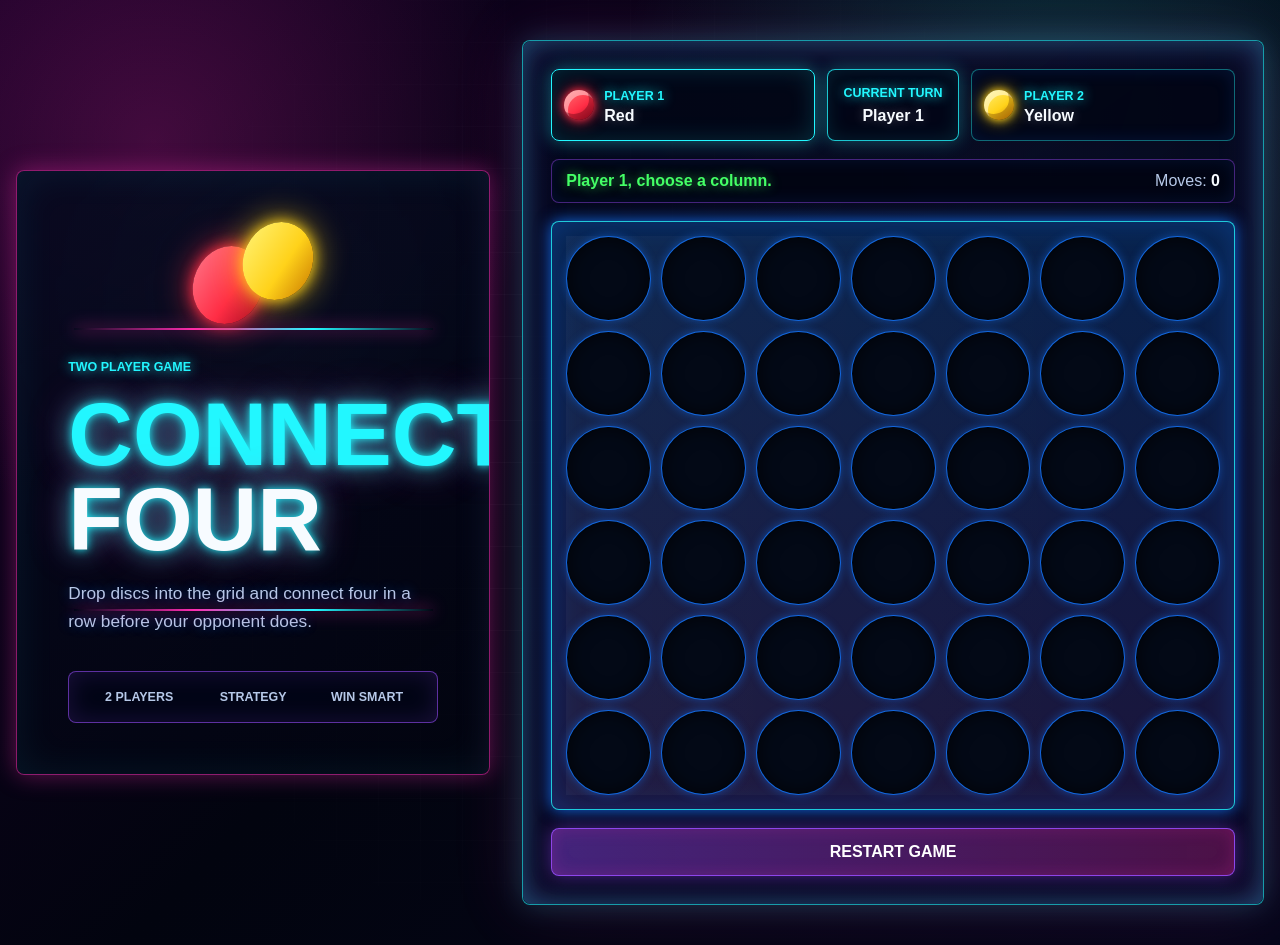
<file: connect-four/index.html>
<!DOCTYPE html>
<html lang="en">
<head>
  <meta charset="UTF-8">
  <meta name="viewport" content="width=device-width, initial-scale=1.0">
  <title>Connect Four Multiplayer Game</title>
  <link rel="stylesheet" href="style.css">
</head>
<body>
  <div class="scene-glow" aria-hidden="true"></div>

  <main class="game-shell">
    <section class="hero" aria-labelledby="game-title">
      <div class="disc-orbit" aria-hidden="true">
        <span class="orbit-disc orbit-red"></span>
        <span class="orbit-disc orbit-yellow"></span>
      </div>
      <p class="eyebrow">Two Player Game</p>
      <h1 id="game-title">Connect Four</h1>
      <p class="intro">Drop discs into the grid and connect four in a row before your opponent does.</p>

      <div class="feature-strip" aria-label="Game features">
        <span>2 Players</span>
        <span>Strategy</span>
        <span>Win Smart</span>
      </div>
    </section>

    <section class="game-panel" aria-label="Connect Four game board">
      <div id="celebration" class="celebration" aria-hidden="true"></div>

      <div class="scorebar" aria-live="polite">
        <div class="player-card active" id="player-one-card">
          <span class="disc-sample player-one"></span>
          <div>
            <span class="label">Player 1</span>
            <strong>Red</strong>
          </div>
        </div>

        <div class="turn-card">
          <span class="label">Current Turn</span>
          <strong id="turn-indicator">Player 1</strong>
        </div>

        <div class="player-card" id="player-two-card">
          <span class="disc-sample player-two"></span>
          <div>
            <span class="label">Player 2</span>
            <strong>Yellow</strong>
          </div>
        </div>
      </div>

      <div class="status-row">
        <p id="status-message" class="status-message" aria-live="assertive">
          Player 1, choose a column.
        </p>
        <p class="move-counter">Moves: <span id="move-count">0</span></p>
      </div>

      <div class="board-wrap">
        <div id="board" class="board" role="grid" aria-label="Connect Four board"></div>
      </div>

      <button id="restart-button" class="restart-button" type="button">Restart Game</button>
    </section>
  </main>

  <script src="script.js"></script>
</body>
</html>
</file>
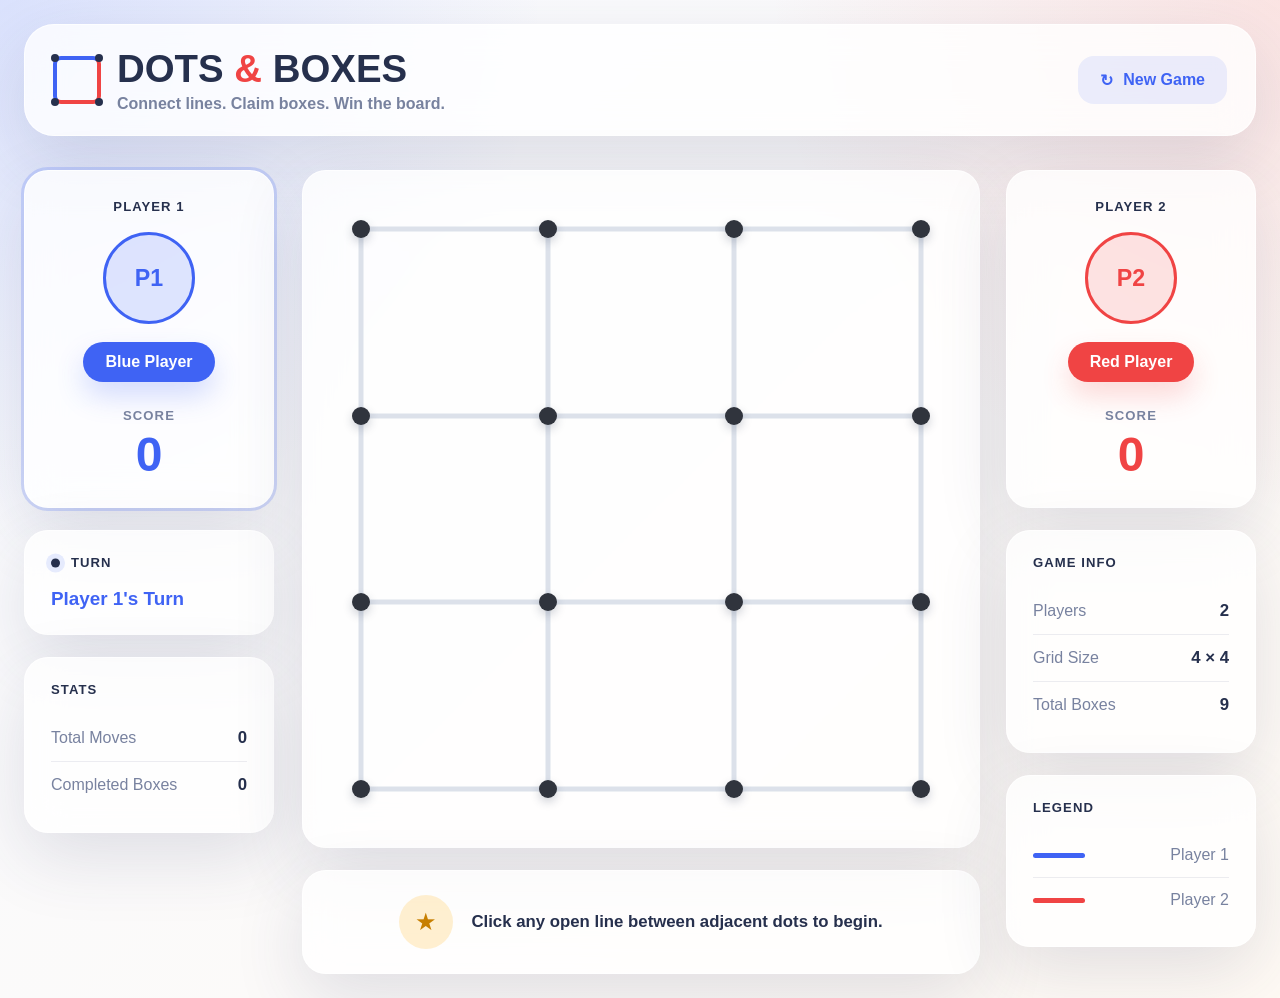
<file: dots-and-boxes/index.html>
<!DOCTYPE html>
<html lang="en">
<head>
  <meta charset="UTF-8">
  <meta name="viewport" content="width=device-width, initial-scale=1.0">
  <title>Dots and Boxes Multiplayer Strategy Game</title>
  <link rel="stylesheet" href="style.css">
</head>
<body>
  <main class="game-shell">
    <header class="top-bar glass-card">
      <div class="brand">
        <div class="logo-grid" aria-hidden="true">
          <span></span><span></span><span></span><span></span>
        </div>
        <div>
          <h1>Dots <span>&amp;</span> Boxes</h1>
          <p>Connect lines. Claim boxes. Win the board.</p>
        </div>
      </div>

      <button class="new-game-button" id="restartButton" type="button">
        <span aria-hidden="true">↻</span>
        New Game
      </button>
    </header>

    <section class="game-layout" aria-label="Dots and boxes game">
      <aside class="side-column left-column">
        <article class="player-card glass-card active-player" id="playerOneCard">
          <p class="eyebrow">Player 1</p>
          <div class="avatar blue-avatar" aria-hidden="true">P1</div>
          <h2>Blue Player</h2>
          <p class="score-label">Score</p>
          <p class="player-score blue-score" id="playerOneScore">0</p>
        </article>

        <article class="info-card glass-card turn-card">
          <p class="eyebrow">Turn</p>
          <p class="turn-player" id="turnIndicator">Player 1's Turn</p>
        </article>

        <article class="info-card glass-card">
          <p class="eyebrow">Stats</p>
          <div class="stat-row">
            <span>Total Moves</span>
            <strong id="moveCount">0</strong>
          </div>
          <div class="stat-row">
            <span>Completed Boxes</span>
            <strong id="completedBoxes">0</strong>
          </div>
        </article>
      </aside>

      <section class="board-section">
        <div class="board-card glass-card">
          <div class="board" id="gameBoard" aria-label="4 by 4 dots game board"></div>
        </div>

        <div class="message-card glass-card" role="status" aria-live="polite">
          <div class="message-icon" aria-hidden="true">★</div>
          <p id="gameMessage">Click any open line between adjacent dots to begin.</p>
        </div>
      </section>

      <aside class="side-column right-column">
        <article class="player-card glass-card" id="playerTwoCard">
          <p class="eyebrow">Player 2</p>
          <div class="avatar red-avatar" aria-hidden="true">P2</div>
          <h2>Red Player</h2>
          <p class="score-label">Score</p>
          <p class="player-score red-score" id="playerTwoScore">0</p>
        </article>

        <article class="info-card glass-card">
          <p class="eyebrow">Game Info</p>
          <div class="stat-row">
            <span>Players</span>
            <strong>2</strong>
          </div>
          <div class="stat-row">
            <span>Grid Size</span>
            <strong>4 × 4</strong>
          </div>
          <div class="stat-row">
            <span>Total Boxes</span>
            <strong>9</strong>
          </div>
        </article>

        <article class="info-card glass-card">
          <p class="eyebrow">Legend</p>
          <div class="legend-row">
            <span class="legend-line blue-line"></span>
            <span>Player 1</span>
          </div>
          <div class="legend-row">
            <span class="legend-line red-line"></span>
            <span>Player 2</span>
          </div>
        </article>
      </aside>
    </section>
  </main>

  <script src="script.js"></script>
</body>
</html>
</file>
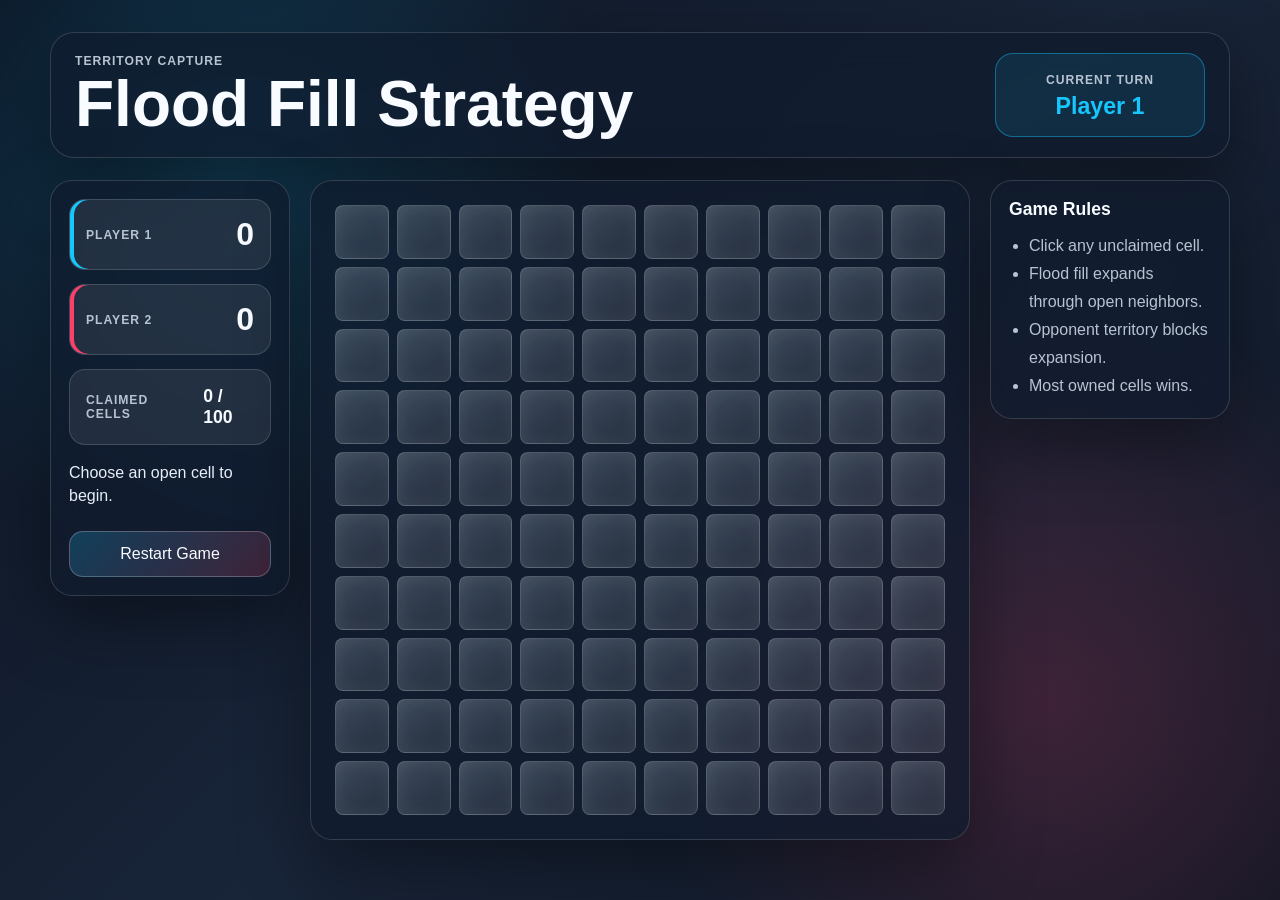
<file: flood-fill-game/index.html>
<!DOCTYPE html>
<html lang="en">
<head>
  <meta charset="UTF-8">
  <meta name="viewport" content="width=device-width, initial-scale=1.0">
  <title>Flood Fill Territory Game</title>
  <link rel="stylesheet" href="style.css">
</head>
<body>
  <main class="game-shell">
    <section class="hero-panel" aria-label="Flood Fill Territory Capture Strategy Game">
      <div class="title-block">
        <p class="eyebrow">Territory Capture</p>
        <h1>Flood Fill Strategy</h1>
      </div>

      <div class="turn-card" id="turnCard">
        <span class="turn-label">Current Turn</span>
        <strong id="currentPlayer">Player 1</strong>
      </div>
    </section>

    <section class="game-layout">
      <aside class="stats-panel" aria-label="Game statistics">
        <div class="score-card player-one">
          <span>Player 1</span>
          <strong id="playerOneScore">0</strong>
        </div>

        <div class="score-card player-two">
          <span>Player 2</span>
          <strong id="playerTwoScore">0</strong>
        </div>

        <div class="status-card">
          <span>Claimed Cells</span>
          <strong id="claimedCells">0 / 100</strong>
        </div>

        <p class="result-message" id="resultMessage" aria-live="polite">Choose an open cell to begin.</p>

        <button class="restart-button" id="restartButton" type="button">Restart Game</button>
      </aside>

      <section class="board-card" aria-label="10 by 10 game board">
        <div class="grid-board" id="gridBoard"></div>
      </section>

      <aside class="rules-panel" aria-label="Game rules">
        <h2>Game Rules</h2>
        <ul>
          <li>Click any unclaimed cell.</li>
          <li>Flood fill expands through open neighbors.</li>
          <li>Opponent territory blocks expansion.</li>
          <li>Most owned cells wins.</li>
        </ul>
      </aside>
    </section>
  </main>

  <script src="script.js"></script>
</body>
</html>
</file>
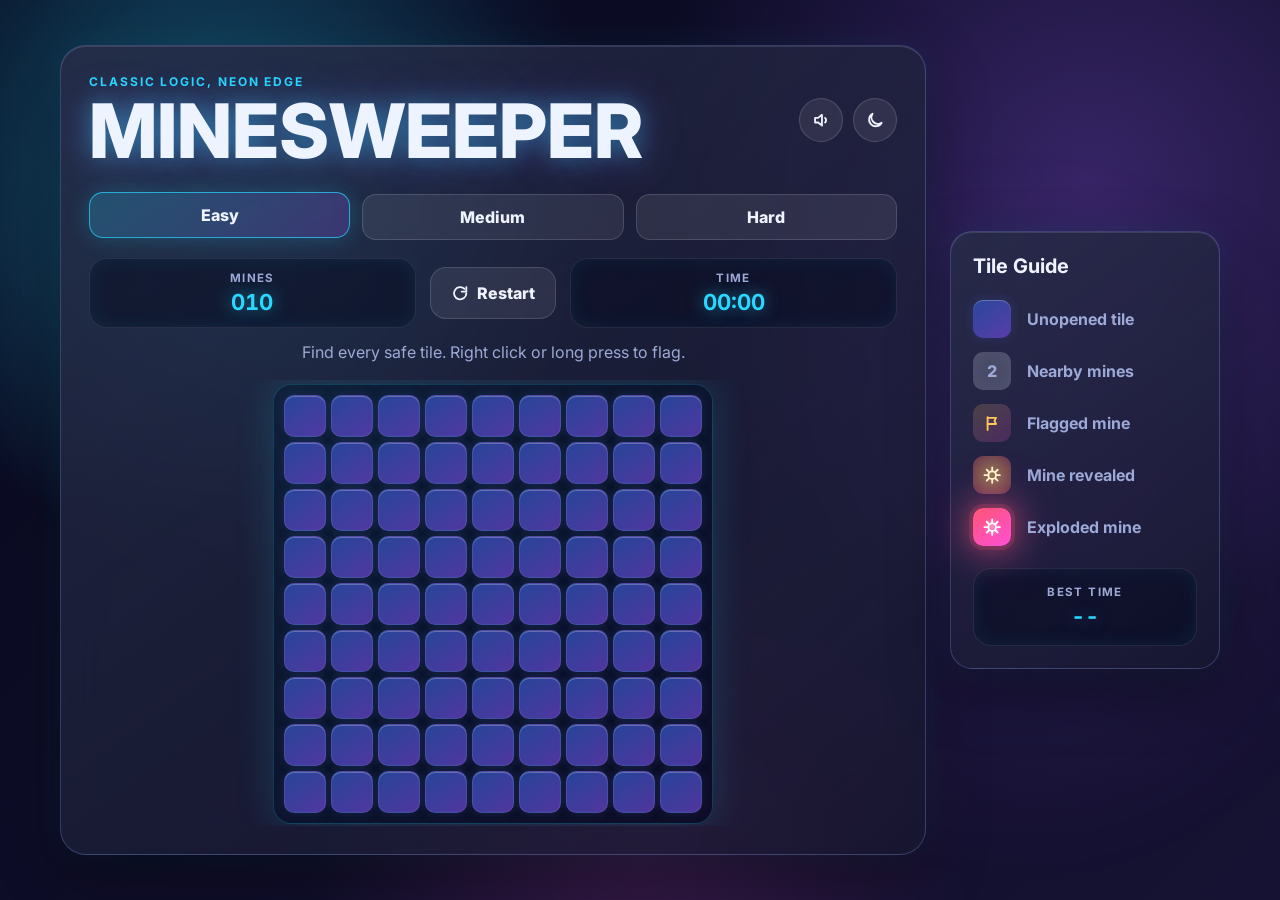
<file: minesweeper/index.html>
<!DOCTYPE html>
<html lang="en">
<head>
  <meta charset="UTF-8">
  <meta name="viewport" content="width=device-width, initial-scale=1.0">
  <title>Minesweeper</title>
  <link rel="icon" href="data:image/svg+xml,%3Csvg xmlns='http://www.w3.org/2000/svg' viewBox='0 0 64 64'%3E%3Crect width='64' height='64' rx='14' fill='%23080a1f'/%3E%3Ccircle cx='32' cy='34' r='16' fill='%2328d8ff'/%3E%3Cpath d='M32 9v11M32 48v7M13 34h7M44 34h7M19 21l6 6M45 21l-6 6' stroke='%239a5cff' stroke-width='5' stroke-linecap='round'/%3E%3C/svg%3E">
  <link rel="preconnect" href="https://fonts.googleapis.com">
  <link rel="preconnect" href="https://fonts.gstatic.com" crossorigin>
  <link href="https://fonts.googleapis.com/css2?family=Inter:wght@400;600;700;800&display=swap" rel="stylesheet">
  <link rel="stylesheet" href="style.css">
</head>
<body>
  <main class="app-shell" aria-labelledby="game-title">
    <section class="game-card">
      <div class="game-header">
        <div>
          <p class="eyebrow">Classic logic, neon edge</p>
          <h1 id="game-title">MINESWEEPER</h1>
        </div>
        <div class="header-actions">
          <button class="icon-button" type="button" aria-label="Toggle sound" data-sound-toggle>
            <span aria-hidden="true" data-sound-icon></span>
          </button>
          <button class="icon-button" type="button" aria-label="Toggle light mode" data-theme-toggle>
            <span aria-hidden="true" data-theme-icon></span>
          </button>
        </div>
      </div>

      <div class="difficulty-group" aria-label="Choose difficulty">
        <button class="difficulty-button active" type="button" data-difficulty="easy">Easy</button>
        <button class="difficulty-button" type="button" data-difficulty="medium">Medium</button>
        <button class="difficulty-button" type="button" data-difficulty="hard">Hard</button>
      </div>

      <div class="status-bar" aria-live="polite">
        <div class="stat-panel">
          <span class="stat-label">Mines</span>
          <strong id="mine-count">010</strong>
        </div>
        <button class="restart-button" type="button" id="restart-button">
          <span aria-hidden="true" class="restart-icon"></span>
          Restart
        </button>
        <div class="stat-panel">
          <span class="stat-label">Time</span>
          <strong id="timer">00:00</strong>
        </div>
      </div>

      <p class="game-message" id="game-message">Find every safe tile. Right click or long press to flag.</p>

      <div class="board-wrap">
        <div class="board" id="board" role="grid" aria-label="Minesweeper board"></div>
      </div>
    </section>

    <aside class="guide-card" aria-labelledby="guide-title">
      <h2 id="guide-title">Tile Guide</h2>
      <div class="guide-list">
        <div class="guide-item">
          <span class="guide-tile hidden-cell"></span>
          <span>Unopened tile</span>
        </div>
        <div class="guide-item">
          <span class="guide-tile revealed-cell">2</span>
          <span>Nearby mines</span>
        </div>
        <div class="guide-item">
          <span class="guide-tile flagged-cell" data-guide-flag></span>
          <span>Flagged mine</span>
        </div>
        <div class="guide-item">
          <span class="guide-tile mine-cell" data-guide-mine></span>
          <span>Mine revealed</span>
        </div>
        <div class="guide-item">
          <span class="guide-tile exploded-mine" data-guide-explosion></span>
          <span>Exploded mine</span>
        </div>
      </div>

      <div class="best-score">
        <span>Best time</span>
        <strong id="best-score">--</strong>
      </div>
    </aside>
  </main>

  <div class="modal-backdrop" data-modal hidden>
    <section class="result-modal" role="dialog" aria-modal="true" aria-labelledby="modal-title">
      <span class="modal-icon" aria-hidden="true" data-modal-icon></span>
      <h2 id="modal-title" data-modal-title>Game Over</h2>
      <p data-modal-message>Try another board.</p>
      <button class="restart-button modal-restart" type="button" data-modal-restart>Play Again</button>
    </section>
  </div>

  <script src="script.js"></script>
</body>
</html>
</file>
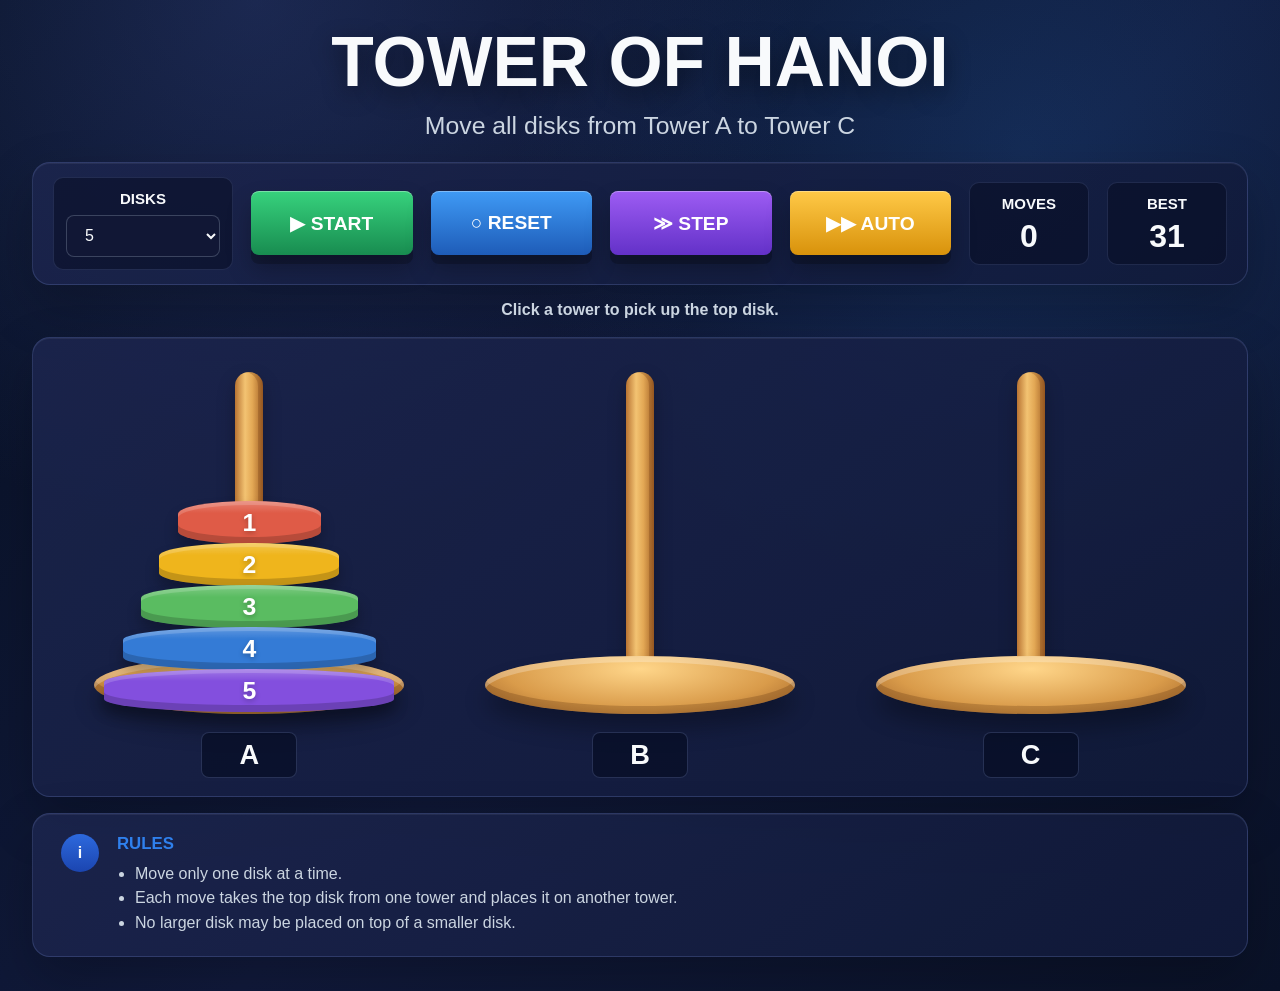
<file: tower-of-hanoi/index.html>
<!DOCTYPE html>
<html lang="en">
<head>
  <meta charset="UTF-8">
  <meta name="viewport" content="width=device-width, initial-scale=1.0">
  <title>Tower of Hanoi Visualizer</title>
  <link rel="stylesheet" href="style.css">
</head>
<body>
  <main class="app-shell">
    <header class="hero">
      <h1>TOWER OF HANOI</h1>
      <p>Move all disks from Tower A to Tower C</p>
    </header>

    <section class="control-panel" aria-label="Game controls">
      <label class="control-group" for="disk-count">
        <span>Disks</span>
        <select id="disk-count">
          <option value="3">3</option>
          <option value="4">4</option>
          <option value="5" selected>5</option>
          <option value="6">6</option>
          <option value="7">7</option>
          <option value="8">8</option>
        </select>
      </label>

      <button class="action-button start" id="start-button" type="button">
        <span aria-hidden="true">&#9654;</span> Start
      </button>
      <button class="action-button reset" id="reset-button" type="button">
        <span aria-hidden="true">&#9675;</span> Reset
      </button>
      <button class="action-button step" id="step-button" type="button">
        <span aria-hidden="true">&#8811;</span> Step
      </button>
      <button class="action-button auto" id="auto-button" type="button">
        <span aria-hidden="true">&#9654;&#9654;</span> Auto
      </button>

      <div class="stat-card" aria-live="polite">
        <span>Moves</span>
        <strong id="move-count">0</strong>
      </div>
      <div class="stat-card">
        <span>Best</span>
        <strong id="minimum-moves">31</strong>
      </div>
    </section>

    <p class="message" id="message" aria-live="polite">Click a tower to pick up the top disk.</p>

    <section class="board" aria-label="Tower of Hanoi board">
      <button class="tower-zone" data-tower="0" type="button" aria-label="Tower A">
        <span class="peg"></span>
        <span class="base"></span>
        <span class="disk-stack" id="tower-0"></span>
        <span class="tower-label">A</span>
      </button>

      <button class="tower-zone" data-tower="1" type="button" aria-label="Tower B">
        <span class="peg"></span>
        <span class="base"></span>
        <span class="disk-stack" id="tower-1"></span>
        <span class="tower-label">B</span>
      </button>

      <button class="tower-zone" data-tower="2" type="button" aria-label="Tower C">
        <span class="peg"></span>
        <span class="base"></span>
        <span class="disk-stack" id="tower-2"></span>
        <span class="tower-label">C</span>
      </button>
    </section>

    <section class="rules" aria-labelledby="rules-title">
      <div class="info-icon" aria-hidden="true">i</div>
      <div>
        <h2 id="rules-title">Rules</h2>
        <ul>
          <li>Move only one disk at a time.</li>
          <li>Each move takes the top disk from one tower and places it on another tower.</li>
          <li>No larger disk may be placed on top of a smaller disk.</li>
        </ul>
      </div>
    </section>
  </main>

  <script src="script.js"></script>
</body>
</html>
</file>
<file: connect-four/style.css>
:root {
  --bg: #05030d;
  --panel: rgba(4, 9, 31, 0.86);
  --panel-strong: rgba(7, 14, 43, 0.96);
  --ink: #f7fbff;
  --muted: #b6c8e8;
  --cyan: #22f7ff;
  --blue: #1677ff;
  --purple: #9a4dff;
  --pink: #ff2db2;
  --red: #ff2d45;
  --red-dark: #a40822;
  --yellow: #ffd21a;
  --yellow-dark: #c97900;
  --green: #44ff66;
  --board: #061943;
  --board-dark: #030918;
  --slot: #030916;
  --shadow: 0 0 30px rgba(34, 247, 255, 0.2), 0 0 70px rgba(255, 45, 178, 0.16);
}

* {
  box-sizing: border-box;
}

body {
  min-height: 100vh;
  margin: 0;
  font-family: Arial, Helvetica, sans-serif;
  color: var(--ink);
  background:
    radial-gradient(circle at 12% 15%, rgba(255, 45, 178, 0.22), transparent 24rem),
    radial-gradient(circle at 82% 12%, rgba(34, 247, 255, 0.18), transparent 27rem),
    linear-gradient(135deg, #120022 0%, #02040f 48%, #05061a 100%);
  overflow-x: hidden;
}

button {
  font: inherit;
}

.scene-glow {
  position: fixed;
  inset: 0;
  pointer-events: none;
  background-image:
    linear-gradient(rgba(255, 255, 255, 0.035) 1px, transparent 1px),
    linear-gradient(90deg, rgba(255, 255, 255, 0.035) 1px, transparent 1px);
  background-size: 42px 42px;
  mask-image: radial-gradient(circle at center, black, transparent 78%);
}

.game-shell {
  position: relative;
  width: min(1280px, calc(100% - 32px));
  min-height: 100vh;
  margin: 0 auto;
  padding: 40px 0;
  display: grid;
  grid-template-columns: minmax(250px, 0.78fr) minmax(360px, 1.22fr);
  gap: 32px;
  align-items: center;
  z-index: 1;
}

.hero {
  position: relative;
  padding: clamp(24px, 4vw, 52px);
  border: 1px solid rgba(255, 45, 178, 0.55);
  border-radius: 8px;
  background:
    linear-gradient(145deg, rgba(5, 9, 29, 0.9), rgba(3, 5, 16, 0.78)),
    radial-gradient(circle at 50% 18%, rgba(34, 247, 255, 0.18), transparent 17rem);
  box-shadow:
    0 0 24px rgba(255, 45, 178, 0.38),
    inset 0 0 40px rgba(34, 247, 255, 0.08);
  overflow: hidden;
}

.hero::before,
.hero::after {
  content: "";
  position: absolute;
  left: 12%;
  right: 12%;
  height: 2px;
  background: linear-gradient(90deg, transparent, var(--pink), var(--cyan), transparent);
  box-shadow: 0 0 16px var(--pink);
}

.hero::before {
  top: 26%;
}

.hero::after {
  bottom: 27%;
}

.eyebrow,
.label {
  margin: 0;
  font-size: 0.78rem;
  font-weight: 700;
  letter-spacing: 0;
  color: var(--cyan);
  text-transform: uppercase;
  text-shadow: 0 0 12px rgba(34, 247, 255, 0.88);
}

h1 {
  margin: 18px 0 18px;
  font-size: clamp(3rem, 7vw, 5.8rem);
  line-height: 0.95;
  letter-spacing: 0;
  text-transform: uppercase;
  text-shadow:
    0 0 8px rgba(34, 247, 255, 0.95),
    0 0 26px rgba(34, 247, 255, 0.7),
    0 0 44px rgba(255, 45, 178, 0.45);
}

h1::first-line {
  color: var(--cyan);
}

.intro {
  max-width: 30rem;
  margin: 0;
  color: var(--muted);
  font-size: 1.08rem;
  line-height: 1.6;
  text-shadow: 0 0 12px rgba(22, 119, 255, 0.45);
}

.disc-orbit {
  position: relative;
  width: 172px;
  height: 112px;
  margin: 0 auto 26px;
}

.orbit-disc {
  position: absolute;
  width: 74px;
  aspect-ratio: 1;
  border-radius: 50%;
  transform: rotate(-24deg) skew(-8deg);
}

.orbit-red {
  left: 24px;
  bottom: 12px;
  background: linear-gradient(145deg, #ff7688, var(--red) 58%, var(--red-dark));
  box-shadow: 0 0 14px var(--red), 0 0 34px rgba(255, 45, 69, 0.8);
}

.orbit-yellow {
  right: 24px;
  top: 2px;
  background: linear-gradient(145deg, #fff375, var(--yellow) 58%, var(--yellow-dark));
  box-shadow: 0 0 14px var(--yellow), 0 0 34px rgba(255, 210, 26, 0.8);
}

.feature-strip {
  margin-top: 36px;
  padding: 18px;
  display: grid;
  grid-template-columns: repeat(3, 1fr);
  gap: 10px;
  border: 1px solid rgba(154, 77, 255, 0.6);
  border-radius: 8px;
  background: rgba(3, 7, 24, 0.68);
  box-shadow: inset 0 0 24px rgba(154, 77, 255, 0.16);
}

.feature-strip span {
  color: var(--muted);
  font-size: 0.78rem;
  font-weight: 800;
  text-align: center;
  text-transform: uppercase;
}

.game-panel {
  position: relative;
  width: 100%;
  padding: clamp(16px, 3vw, 28px);
  border: 1px solid rgba(34, 247, 255, 0.62);
  border-radius: 8px;
  background:
    linear-gradient(145deg, var(--panel), rgba(8, 7, 31, 0.92)),
    radial-gradient(circle at 50% 0%, rgba(255, 45, 178, 0.16), transparent 22rem);
  box-shadow: var(--shadow);
  overflow: hidden;
}

.game-panel::before {
  content: "";
  position: absolute;
  inset: 0;
  pointer-events: none;
  border-radius: inherit;
  box-shadow:
    inset 0 0 26px rgba(34, 247, 255, 0.26),
    inset 0 0 46px rgba(154, 77, 255, 0.2);
}

.scorebar {
  position: relative;
  display: grid;
  grid-template-columns: 1fr auto 1fr;
  gap: 12px;
  align-items: stretch;
  z-index: 1;
}

.player-card,
.turn-card {
  min-height: 72px;
  padding: 12px;
  border: 1px solid rgba(34, 247, 255, 0.42);
  border-radius: 8px;
  background: rgba(2, 6, 20, 0.8);
  box-shadow: inset 0 0 18px rgba(22, 119, 255, 0.14);
}

.player-card {
  display: flex;
  gap: 10px;
  align-items: center;
}

.player-card.active {
  border-color: var(--cyan);
  box-shadow:
    0 0 18px rgba(34, 247, 255, 0.4),
    inset 0 0 24px rgba(34, 247, 255, 0.16);
}

.turn-card {
  min-width: 132px;
  text-align: center;
  display: grid;
  place-content: center;
  gap: 4px;
}

.player-card strong,
.turn-card strong {
  display: block;
  margin-top: 3px;
  font-size: 1rem;
  color: var(--ink);
  text-shadow: 0 0 12px rgba(255, 255, 255, 0.3);
}

.turn-card {
  border-color: rgba(34, 247, 255, 0.8);
  box-shadow:
    0 0 18px rgba(34, 247, 255, 0.3),
    inset 0 0 20px rgba(34, 247, 255, 0.12);
}

.disc-sample {
  width: 30px;
  aspect-ratio: 1;
  flex: 0 0 auto;
  border-radius: 50%;
  box-shadow:
    inset -5px -6px 0 rgba(0, 0, 0, 0.16),
    inset 4px 5px 0 rgba(255, 255, 255, 0.28);
}

.player-one,
.cell.player-one::after {
  background: linear-gradient(145deg, #ff7373, var(--red) 58%, var(--red-dark));
  box-shadow:
    0 0 8px var(--red),
    0 0 18px rgba(255, 45, 69, 0.72),
    inset -5px -6px 0 rgba(80, 0, 14, 0.36),
    inset 4px 5px 0 rgba(255, 255, 255, 0.42);
}

.player-two,
.cell.player-two::after {
  background: linear-gradient(145deg, #fff176, var(--yellow) 58%, var(--yellow-dark));
  box-shadow:
    0 0 8px var(--yellow),
    0 0 18px rgba(255, 210, 26, 0.72),
    inset -5px -6px 0 rgba(96, 49, 0, 0.32),
    inset 4px 5px 0 rgba(255, 255, 255, 0.48);
}

.status-row {
  position: relative;
  margin: 18px 0;
  padding: 12px 14px;
  display: flex;
  gap: 12px;
  justify-content: space-between;
  align-items: center;
  border: 1px solid rgba(154, 77, 255, 0.45);
  border-radius: 8px;
  color: var(--muted);
  background: rgba(1, 4, 16, 0.82);
  box-shadow: inset 0 0 18px rgba(22, 119, 255, 0.12);
  z-index: 1;
}

.status-message,
.move-counter {
  margin: 0;
}

.status-message {
  font-weight: 700;
  color: var(--green);
  text-shadow: 0 0 12px rgba(68, 255, 102, 0.7);
}

.move-counter span {
  color: var(--ink);
  font-weight: 800;
}

.board-wrap {
  position: relative;
  padding: clamp(8px, 2vw, 14px);
  border-radius: 8px;
  background:
    linear-gradient(180deg, rgba(22, 119, 255, 0.22), rgba(154, 77, 255, 0.15)),
    var(--board-dark);
  border: 1px solid rgba(34, 247, 255, 0.8);
  box-shadow:
    0 0 16px rgba(22, 119, 255, 0.9),
    inset 0 0 32px rgba(22, 119, 255, 0.28);
  z-index: 1;
}

.board {
  display: grid;
  grid-template-columns: repeat(7, 1fr);
  gap: clamp(5px, 1.4vw, 10px);
  background: linear-gradient(90deg, rgba(255, 255, 255, 0.04), transparent);
}

.cell {
  position: relative;
  width: 100%;
  aspect-ratio: 1;
  border: 1px solid rgba(22, 119, 255, 0.86);
  border-radius: 50%;
  background: var(--slot);
  cursor: pointer;
  box-shadow:
    inset 0 0 18px rgba(0, 0, 0, 0.74),
    0 0 10px rgba(22, 119, 255, 0.45);
}

.cell::after {
  content: "";
  position: absolute;
  inset: 8%;
  border-radius: 50%;
  transform: scale(0);
  transition: transform 160ms ease;
}

.cell.player-one::after,
.cell.player-two::after {
  transform: scale(1);
}

.cell.winning-cell {
  outline: 4px solid var(--pink);
  outline-offset: -4px;
  box-shadow:
    0 0 12px var(--pink),
    0 0 28px rgba(255, 45, 178, 0.9),
    inset 0 0 18px rgba(255, 255, 255, 0.18);
  animation: winner-pulse 900ms ease-in-out infinite alternate;
}

.cell:focus-visible {
  outline: 4px solid #93c5fd;
  outline-offset: -2px;
}

.cell:disabled {
  cursor: not-allowed;
}

.restart-button {
  position: relative;
  width: 100%;
  margin-top: 18px;
  min-height: 48px;
  border: 1px solid rgba(154, 77, 255, 0.86);
  border-radius: 8px;
  color: #ffffff;
  background: linear-gradient(90deg, rgba(154, 77, 255, 0.42), rgba(255, 45, 178, 0.28));
  font-weight: 800;
  cursor: pointer;
  text-transform: uppercase;
  box-shadow:
    0 0 18px rgba(154, 77, 255, 0.46),
    inset 0 0 18px rgba(255, 45, 178, 0.18);
  transition: transform 160ms ease, box-shadow 160ms ease;
  z-index: 1;
}

.restart-button:hover {
  transform: translateY(-1px);
  box-shadow:
    0 0 22px rgba(255, 45, 178, 0.66),
    inset 0 0 22px rgba(34, 247, 255, 0.18);
}

.restart-button:focus-visible {
  outline: 4px solid #93c5fd;
  outline-offset: 3px;
}

.celebration {
  position: absolute;
  inset: 0;
  pointer-events: none;
  overflow: hidden;
  z-index: 4;
}

.celebration-message {
  position: absolute;
  left: 50%;
  top: 46%;
  padding: 14px 22px;
  border: 1px solid rgba(255, 210, 26, 0.9);
  border-radius: 8px;
  color: #ffffff;
  background: rgba(3, 5, 17, 0.9);
  box-shadow:
    0 0 18px rgba(255, 210, 26, 0.75),
    0 0 34px rgba(255, 45, 178, 0.5);
  font-size: clamp(1.4rem, 4vw, 2.6rem);
  font-weight: 900;
  text-align: center;
  text-transform: uppercase;
  transform: translate(-50%, -50%);
  animation: celebration-pop 900ms ease both;
}

.particle {
  position: absolute;
  left: 50%;
  top: 46%;
  width: 8px;
  height: 18px;
  border-radius: 2px;
  background: var(--particle-color);
  box-shadow: 0 0 12px var(--particle-color);
  transform: translate(-50%, -50%) rotate(var(--rotation));
  animation: particle-burst 950ms ease-out forwards;
}

@keyframes winner-pulse {
  from {
    filter: brightness(1);
  }

  to {
    filter: brightness(1.45);
  }
}

@keyframes celebration-pop {
  from {
    opacity: 0;
    transform: translate(-50%, -50%) scale(0.76);
  }

  to {
    opacity: 1;
    transform: translate(-50%, -50%) scale(1);
  }
}

@keyframes particle-burst {
  to {
    opacity: 0;
    transform:
      translate(calc(-50% + var(--x)), calc(-50% + var(--y)))
      rotate(calc(var(--rotation) + 280deg));
  }
}

@media (max-width: 820px) {
  .game-shell {
    min-height: auto;
    padding: 24px 0;
    grid-template-columns: 1fr;
    gap: 22px;
  }

  .hero {
    text-align: center;
  }

  .intro {
    margin: 0 auto;
  }
}

@media (max-width: 560px) {
  .game-shell {
    width: min(100% - 20px, 440px);
  }

  .scorebar {
    grid-template-columns: 1fr 1fr;
  }

  .turn-card {
    grid-column: 1 / -1;
    min-height: 58px;
    order: -1;
  }

  .player-card {
    min-height: 64px;
    padding: 10px;
  }

  .status-row {
    display: grid;
    gap: 6px;
    text-align: center;
  }

  .disc-sample {
    width: 24px;
  }

  .feature-strip {
    grid-template-columns: 1fr;
  }

  .celebration-message {
    width: min(90%, 320px);
  }
}
</file>
<file: dots-and-boxes/style.css>
:root {
  --blue: #3f63f4;
  --blue-soft: rgba(63, 99, 244, 0.16);
  --red: #f04444;
  --red-soft: rgba(240, 68, 68, 0.14);
  --ink: #26304d;
  --muted: #78829f;
  --line-open: #dce1ea;
  --glass: rgba(255, 255, 255, 0.78);
  --shadow: 0 24px 70px rgba(48, 58, 96, 0.14);
  --small-shadow: 0 12px 36px rgba(48, 58, 96, 0.1);
}

* {
  box-sizing: border-box;
}

body {
  min-height: 100vh;
  margin: 0;
  color: var(--ink);
  font-family: Arial, Helvetica, sans-serif;
  background:
    radial-gradient(circle at top left, rgba(63, 99, 244, 0.16), transparent 34rem),
    radial-gradient(circle at top right, rgba(240, 68, 68, 0.12), transparent 32rem),
    linear-gradient(135deg, #f8faff 0%, #fffaf4 100%);
}

button {
  font: inherit;
}

.game-shell {
  width: min(1400px, 100%);
  margin: 0 auto;
  padding: 24px;
}

.glass-card {
  border: 1px solid rgba(255, 255, 255, 0.72);
  background: var(--glass);
  box-shadow: var(--shadow);
  backdrop-filter: blur(18px);
}

.top-bar {
  display: flex;
  align-items: center;
  justify-content: space-between;
  gap: 20px;
  padding: 22px 28px;
  border-radius: 30px;
}

.brand {
  display: flex;
  align-items: center;
  gap: 16px;
}

.brand h1 {
  margin: 0;
  font-size: clamp(1.7rem, 3vw, 2.5rem);
  letter-spacing: 0;
  text-transform: uppercase;
}

.brand h1 span,
.red-score {
  color: var(--red);
}

.brand p {
  margin: 4px 0 0;
  color: var(--muted);
  font-weight: 600;
}

.logo-grid {
  position: relative;
  width: 48px;
  height: 48px;
  border: 4px solid var(--blue);
  border-right-color: var(--red);
  border-bottom-color: var(--red);
  border-radius: 8px;
}

.logo-grid span {
  position: absolute;
  width: 8px;
  height: 8px;
  border-radius: 50%;
  background: var(--ink);
}

.logo-grid span:nth-child(1) {
  left: -6px;
  top: -6px;
}

.logo-grid span:nth-child(2) {
  right: -6px;
  top: -6px;
}

.logo-grid span:nth-child(3) {
  left: -6px;
  bottom: -6px;
}

.logo-grid span:nth-child(4) {
  right: -6px;
  bottom: -6px;
}

.new-game-button {
  display: inline-flex;
  align-items: center;
  gap: 10px;
  min-height: 48px;
  padding: 0 22px;
  border: 0;
  border-radius: 16px;
  color: var(--blue);
  background: rgba(63, 99, 244, 0.1);
  font-weight: 800;
  cursor: pointer;
  transition: transform 0.2s ease, box-shadow 0.2s ease, background 0.2s ease;
}

.new-game-button:hover,
.new-game-button:focus-visible {
  background: rgba(63, 99, 244, 0.16);
  box-shadow: var(--small-shadow);
  transform: translateY(-2px);
  outline: none;
}

.game-layout {
  display: grid;
  grid-template-columns: minmax(180px, 250px) minmax(320px, 1fr) minmax(180px, 250px);
  gap: 28px;
  align-items: start;
  margin-top: 34px;
}

.side-column,
.board-section {
  display: grid;
  gap: 22px;
}

.player-card,
.info-card,
.message-card,
.board-card {
  border-radius: 24px;
}

.player-card {
  min-height: 250px;
  padding: 28px 22px;
  text-align: center;
}

.active-player {
  outline: 3px solid rgba(63, 99, 244, 0.2);
}

#playerTwoCard.active-player {
  outline-color: rgba(240, 68, 68, 0.2);
}

.eyebrow {
  margin: 0 0 18px;
  color: var(--ink);
  font-size: 0.82rem;
  font-weight: 900;
  letter-spacing: 0.08em;
  text-transform: uppercase;
}

.avatar {
  display: grid;
  place-items: center;
  width: 92px;
  height: 92px;
  margin: 0 auto 18px;
  border-radius: 50%;
  font-size: 1.45rem;
  font-weight: 900;
}

.blue-avatar {
  color: var(--blue);
  border: 3px solid var(--blue);
  background: var(--blue-soft);
}

.red-avatar {
  color: var(--red);
  border: 3px solid var(--red);
  background: var(--red-soft);
}

.player-card h2 {
  width: fit-content;
  margin: 0 auto 26px;
  padding: 11px 22px;
  border-radius: 999px;
  color: #fff;
  font-size: 1rem;
  background: var(--blue);
  box-shadow: 0 14px 28px rgba(63, 99, 244, 0.22);
}

#playerTwoCard h2 {
  background: var(--red);
  box-shadow: 0 14px 28px rgba(240, 68, 68, 0.2);
}

.score-label {
  margin: 0;
  color: var(--muted);
  font-size: 0.82rem;
  font-weight: 900;
  letter-spacing: 0.08em;
  text-transform: uppercase;
}

.player-score {
  margin: 8px 0 0;
  font-size: 3rem;
  font-weight: 900;
  line-height: 1;
}

.blue-score,
.turn-player {
  color: var(--blue);
}

.info-card {
  padding: 24px 26px;
}

.turn-card .eyebrow {
  position: relative;
  padding-left: 20px;
}

.turn-card .eyebrow::before {
  position: absolute;
  left: 0;
  top: 50%;
  width: 9px;
  height: 9px;
  border-radius: 50%;
  background: currentColor;
  box-shadow: 0 0 0 5px rgba(63, 99, 244, 0.12);
  content: "";
  transform: translateY(-50%);
}

.turn-player {
  margin: 0;
  font-size: 1.18rem;
  font-weight: 900;
}

.stat-row,
.legend-row {
  display: flex;
  align-items: center;
  justify-content: space-between;
  gap: 14px;
  padding: 13px 0;
  color: var(--muted);
}

.stat-row + .stat-row,
.legend-row + .legend-row {
  border-top: 1px solid rgba(120, 130, 159, 0.14);
}

.stat-row strong {
  color: var(--ink);
  font-size: 1.05rem;
}

.legend-line {
  width: 52px;
  height: 5px;
  border-radius: 999px;
}

.blue-line {
  background: var(--blue);
}

.red-line {
  background: var(--red);
}

.board-card {
  display: grid;
  place-items: center;
  min-height: 640px;
  padding: clamp(20px, 5vw, 58px);
}

.board {
  position: relative;
  width: min(560px, 82vw);
  aspect-ratio: 1;
}

.dot {
  position: absolute;
  z-index: 4;
  width: 18px;
  height: 18px;
  border-radius: 50%;
  background: #30343d;
  box-shadow: 0 4px 10px rgba(38, 48, 77, 0.22);
  transform: translate(-50%, -50%);
}

.box {
  position: absolute;
  z-index: 1;
  border-radius: 14px;
  opacity: 0;
  transform: scale(0.92);
  transition: opacity 0.2s ease, transform 0.2s ease;
}

.box.claimed {
  opacity: 1;
  transform: scale(1);
}

.box.player-1 {
  border: 1px solid rgba(63, 99, 244, 0.22);
  background: var(--blue-soft);
}

.box.player-2 {
  border: 1px solid rgba(240, 68, 68, 0.24);
  background: var(--red-soft);
}

.box::after {
  position: absolute;
  inset: 0;
  display: grid;
  place-items: center;
  color: inherit;
  font-size: clamp(1.4rem, 4vw, 2.2rem);
  font-weight: 900;
  content: "★";
}

.line {
  position: absolute;
  z-index: 3;
  border: 0;
  background: transparent;
  cursor: pointer;
}

.line::before {
  position: absolute;
  left: 50%;
  top: 50%;
  border-radius: 999px;
  background: var(--line-open);
  content: "";
  transform: translate(-50%, -50%);
  transition: background 0.15s ease, box-shadow 0.15s ease, transform 0.15s ease;
}

.line.horizontal {
  height: 34px;
  transform: translateY(-50%);
}

.line.horizontal::before {
  width: 100%;
  height: 5px;
}

.line.vertical {
  width: 34px;
  transform: translateX(-50%);
}

.line.vertical::before {
  width: 5px;
  height: 100%;
}

.line:not(.selected):hover::before,
.line:not(.selected):focus-visible::before {
  background: rgba(63, 99, 244, 0.45);
  box-shadow: 0 0 0 5px rgba(63, 99, 244, 0.1);
}

.line.selected {
  cursor: default;
}

.line.selected.player-1::before {
  background: var(--blue);
  box-shadow: 0 8px 18px rgba(63, 99, 244, 0.2);
}

.line.selected.player-2::before {
  background: var(--red);
  box-shadow: 0 8px 18px rgba(240, 68, 68, 0.18);
}

.message-card {
  display: flex;
  align-items: center;
  justify-content: center;
  gap: 18px;
  padding: 24px;
  text-align: center;
}

.message-icon {
  display: grid;
  place-items: center;
  flex: 0 0 54px;
  width: 54px;
  height: 54px;
  border-radius: 50%;
  color: #c77f00;
  background: rgba(255, 190, 66, 0.24);
  font-size: 1.5rem;
}

.message-card p {
  margin: 0;
  color: var(--ink);
  font-size: 1.05rem;
  font-weight: 800;
}

@media (max-width: 1040px) {
  .game-layout {
    grid-template-columns: 1fr 1fr;
  }

  .board-section {
    grid-column: 1 / -1;
    grid-row: 1;
  }

  .left-column,
  .right-column {
    grid-row: 2;
  }

  .board-card {
    min-height: auto;
  }
}

@media (max-width: 720px) {
  .game-shell {
    padding: 14px;
  }

  .top-bar {
    align-items: stretch;
    flex-direction: column;
    border-radius: 22px;
    padding: 20px;
  }

  .brand {
    align-items: flex-start;
  }

  .new-game-button {
    justify-content: center;
    width: 100%;
  }

  .game-layout {
    grid-template-columns: 1fr;
    gap: 18px;
    margin-top: 18px;
  }

  .board-section,
  .left-column,
  .right-column {
    grid-column: auto;
    grid-row: auto;
  }

  .side-column {
    gap: 18px;
  }

  .player-card {
    min-height: auto;
  }

  .board-card {
    padding: 22px 12px;
  }

  .board {
    width: min(420px, 88vw);
  }

  .dot {
    width: 14px;
    height: 14px;
  }

  .line.horizontal {
    height: 30px;
  }

  .line.vertical {
    width: 30px;
  }

  .message-card {
    align-items: flex-start;
    flex-direction: column;
    text-align: left;
  }
}
</file>
<file: flood-fill-game/style.css>
:root {
  --blue: #16c7ff;
  --blue-dark: #087db6;
  --blue-soft: rgba(22, 199, 255, 0.78);
  --red: #ff3f68;
  --red-dark: #ad173b;
  --red-soft: rgba(255, 63, 104, 0.78);
  --ink: #f8fbff;
  --muted: #b8c3d2;
  --panel: rgba(16, 27, 45, 0.72);
  --panel-light: rgba(255, 255, 255, 0.08);
  --line: rgba(255, 255, 255, 0.15);
  --cell: rgba(142, 158, 172, 0.35);
  --shadow: 0 26px 70px rgba(0, 0, 0, 0.38);
}

* {
  box-sizing: border-box;
}

body {
  min-height: 100vh;
  margin: 0;
  font-family: Arial, Helvetica, sans-serif;
  color: var(--ink);
  background:
    radial-gradient(circle at 18% 20%, rgba(22, 199, 255, 0.2), transparent 30%),
    radial-gradient(circle at 82% 78%, rgba(255, 63, 104, 0.18), transparent 32%),
    linear-gradient(135deg, #0c1423 0%, #182438 52%, #101725 100%);
}

button {
  font: inherit;
}

.game-shell {
  width: min(1180px, calc(100% - 32px));
  margin: 0 auto;
  padding: 32px 0;
}

.hero-panel,
.stats-panel,
.board-card,
.rules-panel {
  border: 1px solid var(--line);
  background: var(--panel);
  box-shadow: var(--shadow);
  backdrop-filter: blur(18px);
}

.hero-panel {
  display: flex;
  align-items: center;
  justify-content: space-between;
  gap: 20px;
  padding: 20px 24px;
  border-radius: 24px;
  margin-bottom: 22px;
}

.eyebrow,
.turn-label,
.score-card span,
.status-card span {
  margin: 0;
  color: var(--muted);
  text-transform: uppercase;
  letter-spacing: 0.08em;
  font-size: 0.76rem;
  font-weight: 700;
}

h1 {
  margin: 4px 0 0;
  font-size: clamp(2rem, 5vw, 4rem);
  line-height: 1;
}

.turn-card {
  min-width: 210px;
  padding: 16px 18px;
  border: 1px solid rgba(22, 199, 255, 0.42);
  border-radius: 18px;
  background: rgba(22, 199, 255, 0.1);
  text-align: center;
  transition: border-color 220ms ease, background 220ms ease;
}

.turn-card.player-two-turn {
  border-color: rgba(255, 63, 104, 0.5);
  background: rgba(255, 63, 104, 0.12);
}

.turn-card strong {
  display: block;
  margin-top: 5px;
  color: var(--blue);
  font-size: 1.45rem;
}

.turn-card.player-two-turn strong {
  color: var(--red);
}

.game-layout {
  display: grid;
  grid-template-columns: 240px minmax(320px, 1fr) 240px;
  gap: 20px;
  align-items: start;
}

.stats-panel,
.rules-panel,
.board-card {
  border-radius: 22px;
}

.stats-panel,
.rules-panel {
  padding: 18px;
}

.score-card,
.status-card {
  display: flex;
  align-items: center;
  justify-content: space-between;
  gap: 12px;
  padding: 16px;
  border: 1px solid var(--line);
  border-radius: 16px;
  background: var(--panel-light);
  margin-bottom: 14px;
}

.score-card strong,
.status-card strong {
  font-size: 2rem;
}

.player-one {
  box-shadow: inset 4px 0 0 var(--blue);
}

.player-two {
  box-shadow: inset 4px 0 0 var(--red);
}

.status-card strong {
  font-size: 1.1rem;
}

.result-message {
  min-height: 54px;
  margin: 16px 0;
  color: #e8eef8;
  line-height: 1.45;
}

.restart-button {
  width: 100%;
  border: 1px solid rgba(255, 255, 255, 0.24);
  border-radius: 14px;
  padding: 13px 16px;
  color: var(--ink);
  background: linear-gradient(135deg, rgba(22, 199, 255, 0.22), rgba(255, 63, 104, 0.2));
  cursor: pointer;
  transition: transform 180ms ease, border-color 180ms ease, box-shadow 180ms ease;
}

.restart-button:hover {
  border-color: rgba(255, 255, 255, 0.46);
  box-shadow: 0 14px 30px rgba(0, 0, 0, 0.25);
  transform: translateY(-2px);
}

.board-card {
  padding: clamp(14px, 2vw, 24px);
}

.grid-board {
  display: grid;
  grid-template-columns: repeat(10, 1fr);
  gap: clamp(4px, 0.8vw, 8px);
  width: min(72vh, 100%);
  max-width: 640px;
  margin: 0 auto;
  aspect-ratio: 1;
}

.cell {
  width: 100%;
  border: 1px solid rgba(255, 255, 255, 0.18);
  border-radius: 8px;
  background: linear-gradient(145deg, var(--cell), rgba(255, 255, 255, 0.08));
  box-shadow: inset 0 0 18px rgba(255, 255, 255, 0.08);
  cursor: pointer;
  transition: transform 160ms ease, background 220ms ease, box-shadow 220ms ease, border-color 220ms ease;
}

.cell:hover:not(.owned):not(:disabled) {
  border-color: rgba(255, 255, 255, 0.5);
  transform: scale(1.04);
}

.cell:disabled {
  cursor: not-allowed;
}

.cell.player-1 {
  border-color: rgba(22, 199, 255, 0.86);
  background: linear-gradient(145deg, var(--blue-soft), var(--blue-dark));
  box-shadow: 0 0 18px rgba(22, 199, 255, 0.42), inset 0 0 16px rgba(255, 255, 255, 0.18);
}

.cell.player-2 {
  border-color: rgba(255, 63, 104, 0.88);
  background: linear-gradient(145deg, var(--red-soft), var(--red-dark));
  box-shadow: 0 0 18px rgba(255, 63, 104, 0.4), inset 0 0 16px rgba(255, 255, 255, 0.16);
}

.cell.just-claimed {
  animation: claimPop 260ms ease both;
}

.rules-panel h2 {
  margin: 0 0 12px;
  font-size: 1.1rem;
}

.rules-panel ul {
  margin: 0;
  padding-left: 20px;
  color: var(--muted);
  line-height: 1.75;
}

@keyframes claimPop {
  0% {
    transform: scale(0.86);
  }

  70% {
    transform: scale(1.06);
  }

  100% {
    transform: scale(1);
  }
}

@media (max-width: 900px) {
  .game-layout {
    grid-template-columns: 1fr;
  }

  .stats-panel {
    display: grid;
    grid-template-columns: repeat(2, minmax(0, 1fr));
    gap: 14px;
  }

  .score-card,
  .status-card,
  .result-message {
    margin: 0;
  }

  .result-message,
  .restart-button {
    grid-column: 1 / -1;
  }

  .rules-panel {
    order: 3;
  }
}

@media (max-width: 620px) {
  .game-shell {
    width: min(100% - 20px, 1180px);
    padding: 18px 0;
  }

  .hero-panel {
    align-items: stretch;
    flex-direction: column;
    padding: 18px;
  }

  .turn-card {
    min-width: 0;
  }

  .stats-panel {
    grid-template-columns: 1fr;
  }

  .grid-board {
    gap: 4px;
  }

  .cell {
    border-radius: 6px;
  }
}
</file>
<file: minesweeper/style.css>
:root {
  color-scheme: dark;
  --bg-a: #080a1f;
  --bg-b: #161233;
  --panel: rgba(18, 23, 54, 0.72);
  --panel-strong: rgba(21, 30, 70, 0.88);
  --border: rgba(148, 163, 255, 0.26);
  --text: #eef4ff;
  --muted: #9da9d6;
  --cyan: #28d8ff;
  --blue: #3b82f6;
  --purple: #9a5cff;
  --pink: #ff4fd8;
  --green: #2ee59d;
  --red: #ff5573;
  --warning: #ffc857;
  --cell-size: 42px;
  --ease-out: cubic-bezier(0.22, 1, 0.36, 1);
}

* {
  box-sizing: border-box;
}

body {
  min-height: 100vh;
  margin: 0;
  display: grid;
  place-items: center;
  overflow-x: hidden;
  background:
    radial-gradient(circle at 15% 15%, rgba(40, 216, 255, 0.25), transparent 30%),
    radial-gradient(circle at 85% 20%, rgba(154, 92, 255, 0.28), transparent 34%),
    radial-gradient(circle at 50% 92%, rgba(255, 79, 216, 0.16), transparent 32%),
    linear-gradient(135deg, var(--bg-a), var(--bg-b));
  color: var(--text);
  font-family: Inter, system-ui, -apple-system, BlinkMacSystemFont, "Segoe UI", sans-serif;
}

body::before {
  content: "";
  position: fixed;
  inset: -24%;
  pointer-events: none;
  background:
    radial-gradient(circle at 30% 35%, rgba(40, 216, 255, 0.16), transparent 22%),
    radial-gradient(circle at 70% 55%, rgba(154, 92, 255, 0.14), transparent 24%);
  filter: blur(12px);
  animation: driftGlow 12s ease-in-out infinite alternate;
}

button {
  font: inherit;
}

.app-shell {
  position: relative;
  z-index: 1;
  width: min(1160px, calc(100% - 28px));
  display: grid;
  grid-template-columns: minmax(0, 1fr) 270px;
  gap: 24px;
  align-items: center;
  padding: 14px 0;
}

.game-card,
.guide-card {
  border: 1px solid var(--border);
  background:
    linear-gradient(145deg, rgba(255, 255, 255, 0.08), rgba(255, 255, 255, 0.025)),
    linear-gradient(145deg, rgba(17, 22, 52, 0.84), rgba(13, 15, 38, 0.64));
  box-shadow:
    0 22px 60px rgba(0, 0, 0, 0.38),
    0 0 34px rgba(40, 216, 255, 0.08),
    inset 0 1px 0 rgba(255, 255, 255, 0.11);
  backdrop-filter: blur(22px);
}

.game-card {
  min-width: 0;
  padding: clamp(18px, 3vw, 28px);
  border-radius: 26px;
  animation: cardEnter 520ms var(--ease-out);
}

.guide-card {
  position: sticky;
  top: 16px;
  padding: 22px;
  border-radius: 22px;
}

.game-header {
  display: flex;
  align-items: center;
  justify-content: space-between;
  gap: 16px;
}

.header-actions {
  display: flex;
  gap: 10px;
}

.eyebrow {
  margin: 0 0 6px;
  color: var(--cyan);
  font-size: 0.75rem;
  font-weight: 700;
  letter-spacing: 0.16em;
  text-transform: uppercase;
}

h1,
h2 {
  margin: 0;
}

h1 {
  font-size: clamp(2.15rem, 7vw, 4.7rem);
  line-height: 0.95;
  font-weight: 800;
  text-shadow: 0 0 24px rgba(40, 216, 255, 0.42), 0 0 46px rgba(154, 92, 255, 0.32);
}

h2 {
  font-size: 1.25rem;
}

.icon-button,
.restart-button,
.difficulty-button {
  cursor: pointer;
  border: 1px solid rgba(255, 255, 255, 0.14);
  color: var(--text);
  background: rgba(255, 255, 255, 0.08);
  transition:
    transform 180ms var(--ease-out),
    border-color 180ms ease,
    box-shadow 180ms ease,
    background 180ms ease,
    filter 180ms ease;
}

.icon-button {
  width: 44px;
  height: 44px;
  border-radius: 50%;
  display: grid;
  place-items: center;
}

.icon-button svg,
.restart-icon svg,
.cell svg,
.guide-tile svg,
.modal-icon svg {
  width: 1.15em;
  height: 1.15em;
  display: block;
  fill: none;
  stroke: currentColor;
  stroke-width: 2.4;
  stroke-linecap: round;
  stroke-linejoin: round;
}

.difficulty-group {
  display: grid;
  grid-template-columns: repeat(3, 1fr);
  gap: 12px;
  margin: 28px 0 18px;
}

.difficulty-button {
  min-height: 46px;
  border-radius: 14px;
  font-weight: 800;
}

.difficulty-button.active,
.difficulty-button:hover,
.icon-button:hover,
.restart-button:hover {
  transform: translateY(-2px);
  border-color: rgba(40, 216, 255, 0.7);
  background: linear-gradient(135deg, rgba(40, 216, 255, 0.22), rgba(154, 92, 255, 0.24));
  box-shadow: 0 0 22px rgba(40, 216, 255, 0.22);
}

.difficulty-button:active,
.icon-button:active,
.restart-button:active {
  transform: translateY(0) scale(0.98);
}

.status-bar {
  display: grid;
  grid-template-columns: 1fr auto 1fr;
  gap: 14px;
  align-items: center;
}

.stat-panel,
.best-score {
  border: 1px solid rgba(255, 255, 255, 0.1);
  border-radius: 18px;
  background: rgba(5, 10, 30, 0.48);
  box-shadow: inset 0 0 20px rgba(40, 216, 255, 0.08);
}

.stat-panel {
  padding: 12px 16px;
  text-align: center;
}

.stat-label,
.best-score span {
  display: block;
  margin-bottom: 4px;
  color: var(--muted);
  font-size: 0.72rem;
  font-weight: 700;
  letter-spacing: 0.12em;
  text-transform: uppercase;
}

.stat-panel strong,
.best-score strong {
  font-size: 1.38rem;
  color: var(--cyan);
  font-variant-numeric: tabular-nums;
  text-shadow: 0 0 16px rgba(40, 216, 255, 0.55);
}

.restart-button {
  min-height: 52px;
  padding: 0 20px;
  border-radius: 16px;
  display: inline-flex;
  align-items: center;
  gap: 8px;
  font-weight: 800;
}

.game-message {
  min-height: 24px;
  margin: 14px 0;
  color: var(--muted);
  text-align: center;
}

.board-wrap {
  display: flex;
  justify-content: center;
  overflow-x: auto;
  padding: 4px 4px 2px;
}

.board {
  display: grid;
  gap: 5px;
  padding: 10px;
  border: 1px solid rgba(40, 216, 255, 0.22);
  border-radius: 18px;
  background:
    linear-gradient(135deg, rgba(40, 216, 255, 0.08), transparent),
    rgba(2, 6, 23, 0.66);
  box-shadow: 0 0 38px rgba(40, 216, 255, 0.17), inset 0 0 22px rgba(154, 92, 255, 0.06);
  touch-action: manipulation;
}

.board.board-locked {
  pointer-events: none;
}

.cell,
.guide-tile {
  width: var(--cell-size);
  height: var(--cell-size);
  display: grid;
  place-items: center;
  border-radius: 10px;
  user-select: none;
  font-weight: 800;
  font-variant-numeric: tabular-nums;
}

.cell {
  cursor: pointer;
  border: 1px solid rgba(255, 255, 255, 0.08);
  font-size: 1.02rem;
  text-shadow: 0 0 14px currentColor;
  transition:
    transform 140ms var(--ease-out),
    background 180ms ease,
    box-shadow 180ms ease,
    border-color 180ms ease,
    filter 180ms ease;
}

.cell.hidden-cell,
.guide-tile.hidden-cell {
  background: linear-gradient(145deg, rgba(42, 75, 166, 0.9), rgba(109, 70, 207, 0.72));
  box-shadow: inset 0 1px 0 rgba(255, 255, 255, 0.24), 0 0 12px rgba(91, 129, 255, 0.16);
}

.cell.hidden-cell:hover {
  transform: translateY(-2px) scale(1.035);
  border-color: rgba(40, 216, 255, 0.65);
  box-shadow: 0 0 18px rgba(40, 216, 255, 0.3);
}

.revealed-cell {
  background: rgba(232, 240, 255, 0.18);
  border-color: rgba(255, 255, 255, 0.2);
  box-shadow: inset 0 0 20px rgba(255, 255, 255, 0.06);
}

.cell.newly-revealed {
  animation: revealPop 220ms var(--ease-out);
}

.flagged-cell {
  color: var(--warning);
  background: linear-gradient(145deg, rgba(255, 200, 87, 0.18), rgba(255, 79, 216, 0.18));
}

.mine-cell {
  color: #fff7d6;
  background: radial-gradient(circle, rgba(255, 200, 87, 0.52), rgba(255, 85, 115, 0.3));
}

.exploded-mine {
  color: #fff;
  border-color: rgba(255, 255, 255, 0.52);
  background:
    radial-gradient(circle, rgba(255, 255, 255, 0.34), transparent 34%),
    linear-gradient(145deg, var(--red), var(--pink));
  box-shadow:
    0 0 0 4px rgba(255, 85, 115, 0.16),
    0 0 34px rgba(255, 85, 115, 0.78),
    0 0 58px rgba(255, 79, 216, 0.36);
  animation: explode 640ms var(--ease-out), dangerPulse 900ms ease infinite alternate 640ms;
}

.number-1 { color: #58a6ff; }
.number-2 { color: #2ee59d; }
.number-3 { color: #ff5573; }
.number-4 { color: #a78bfa; }
.number-5 { color: #ffc857; }
.number-6 { color: #22d3ee; }
.number-7 { color: #f472b6; }
.number-8 { color: #d5e2ff; }

.guide-list {
  display: grid;
  gap: 14px;
  margin: 22px 0;
}

.guide-item {
  display: grid;
  grid-template-columns: 42px 1fr;
  gap: 12px;
  align-items: center;
  color: var(--muted);
  font-weight: 700;
}

.guide-tile {
  width: 38px;
  height: 38px;
}

.best-score {
  padding: 16px;
  text-align: center;
}

.modal-backdrop {
  position: fixed;
  inset: 0;
  z-index: 10;
  display: grid;
  place-items: center;
  padding: 18px;
  background: rgba(2, 6, 23, 0.62);
  backdrop-filter: blur(16px);
}

.modal-backdrop[hidden] {
  display: none;
}

.result-modal {
  width: min(390px, 100%);
  border: 1px solid rgba(148, 163, 255, 0.28);
  border-radius: 24px;
  padding: 28px;
  text-align: center;
  color: var(--text);
  background:
    linear-gradient(145deg, rgba(255, 255, 255, 0.1), rgba(255, 255, 255, 0.03)),
    rgba(15, 21, 52, 0.88);
  box-shadow: 0 30px 80px rgba(0, 0, 0, 0.46), 0 0 42px rgba(40, 216, 255, 0.18);
  animation: modalIn 280ms var(--ease-out);
}

.modal-icon {
  width: 72px;
  height: 72px;
  margin: 0 auto 14px;
  display: grid;
  place-items: center;
  border-radius: 50%;
  color: var(--cyan);
  background: rgba(40, 216, 255, 0.12);
  box-shadow: 0 0 30px rgba(40, 216, 255, 0.28);
}

.modal-icon svg {
  width: 34px;
  height: 34px;
}

.result-modal h2 {
  font-size: 1.7rem;
}

.result-modal p {
  margin: 10px 0 22px;
  color: var(--muted);
}

.modal-stats {
  display: grid;
  gap: 10px;
  margin-top: 18px;
}

.modal-stat {
  display: flex;
  justify-content: space-between;
  gap: 14px;
  padding: 10px 12px;
  border: 1px solid rgba(255, 255, 255, 0.1);
  border-radius: 12px;
  background: rgba(255, 255, 255, 0.06);
  color: var(--muted);
  font-size: 0.9rem;
}

.modal-stat strong {
  color: var(--text);
  font-variant-numeric: tabular-nums;
}

.modal-restart {
  width: 100%;
  justify-content: center;
}

.game-card.restarting .restart-icon {
  animation: spin 420ms var(--ease-out);
}

.game-card.won {
  animation: winGlow 900ms ease;
}

.game-card.game-lost {
  animation: screenShake 520ms var(--ease-out), lossGlow 1500ms ease-out;
}

.game-card.game-lost .board {
  box-shadow:
    0 0 44px rgba(255, 85, 115, 0.22),
    0 0 64px rgba(255, 79, 216, 0.14),
    inset 0 0 24px rgba(255, 85, 115, 0.1);
}

.difficulty-button:disabled,
.restart-button:disabled {
  cursor: wait;
  opacity: 0.62;
  transform: none;
}

body.light-mode {
  color-scheme: light;
  --bg-a: #eaf5ff;
  --bg-b: #f5ebff;
  --panel: rgba(255, 255, 255, 0.72);
  --panel-strong: rgba(255, 255, 255, 0.9);
  --border: rgba(49, 78, 168, 0.2);
  --text: #111936;
  --muted: #53617f;
}

body.light-mode .game-card,
body.light-mode .guide-card {
  background: rgba(255, 255, 255, 0.72);
}

body.light-mode .board {
  background: rgba(232, 239, 255, 0.74);
}

body.light-mode .result-modal {
  background: rgba(255, 255, 255, 0.9);
}

@keyframes driftGlow {
  from { transform: translate3d(-2%, -1%, 0) scale(1); }
  to { transform: translate3d(2%, 1%, 0) scale(1.05); }
}

@keyframes cardEnter {
  from { opacity: 0; transform: translateY(14px) scale(0.98); }
  to { opacity: 1; transform: translateY(0) scale(1); }
}

@keyframes revealPop {
  from { transform: scale(0.72); filter: brightness(1.45); }
  to { transform: scale(1); filter: brightness(1); }
}

@keyframes explode {
  0% { transform: scale(0.52) rotate(-5deg); filter: brightness(1); }
  45% { transform: scale(1.28) rotate(4deg); filter: brightness(2); }
  72% { transform: scale(0.94) rotate(-2deg); filter: brightness(1.25); }
  100% { transform: scale(1) rotate(0deg); filter: brightness(1); }
}

@keyframes dangerPulse {
  from { transform: scale(1); }
  to { transform: scale(1.08); }
}

@keyframes modalIn {
  from { opacity: 0; transform: translateY(16px) scale(0.95); }
  to { opacity: 1; transform: translateY(0) scale(1); }
}

@keyframes spin {
  to { transform: rotate(360deg); }
}

@keyframes winGlow {
  0%, 100% { box-shadow: 0 22px 60px rgba(0, 0, 0, 0.38), 0 0 34px rgba(40, 216, 255, 0.08), inset 0 1px 0 rgba(255, 255, 255, 0.11); }
  45% { box-shadow: 0 22px 60px rgba(0, 0, 0, 0.38), 0 0 58px rgba(46, 229, 157, 0.34), inset 0 1px 0 rgba(255, 255, 255, 0.11); }
}

@keyframes screenShake {
  0%, 100% { transform: translateX(0); }
  15% { transform: translateX(-8px); }
  30% { transform: translateX(7px); }
  45% { transform: translateX(-5px); }
  60% { transform: translateX(4px); }
  75% { transform: translateX(-2px); }
}

@keyframes lossGlow {
  0%, 100% { filter: drop-shadow(0 0 0 rgba(255, 85, 115, 0)); }
  35% { filter: drop-shadow(0 0 26px rgba(255, 85, 115, 0.32)); }
}

@media (max-width: 880px) {
  .app-shell {
    grid-template-columns: 1fr;
    align-items: start;
  }

  .guide-card {
    position: static;
  }

  .guide-list {
    grid-template-columns: repeat(2, minmax(0, 1fr));
  }
}

@media (max-width: 620px) {
  :root {
    --cell-size: clamp(28px, 8.1vw, 34px);
  }

  .app-shell {
    width: min(100% - 16px, 520px);
    padding: 10px 0;
    gap: 14px;
  }

  .game-card {
    padding: 18px 12px;
    border-radius: 22px;
  }

  .game-header {
    align-items: start;
  }

  .header-actions {
    flex-direction: column;
  }

  .difficulty-group,
  .status-bar {
    gap: 8px;
  }

  .difficulty-button {
    min-height: 48px;
  }

  .status-bar {
    grid-template-columns: 1fr 1fr;
  }

  .restart-button {
    grid-column: 1 / -1;
    justify-content: center;
    order: 3;
  }

  .board {
    gap: 4px;
    padding: 7px;
  }

  .guide-list {
    grid-template-columns: 1fr;
  }
}
</file>
<file: tower-of-hanoi/style.css>
:root {
  --bg-deep: #071023;
  --bg-mid: #111a3c;
  --panel: rgba(25, 33, 70, 0.78);
  --panel-border: rgba(128, 151, 221, 0.22);
  --text: #f8fafc;
  --muted: #cbd5e1;
  --blue: #2f80ed;
  --green: #25b96f;
  --purple: #8a4de8;
  --gold: #f3b722;
  --wood: #d99b4a;
  --wood-light: #f3c372;
  --danger: #ff6b6b;
  --success: #4ade80;
}

* {
  box-sizing: border-box;
}

body {
  min-height: 100vh;
  margin: 0;
  color: var(--text);
  font-family: Arial, Helvetica, sans-serif;
  background:
    radial-gradient(circle at 20% 0%, rgba(65, 86, 165, 0.32), transparent 34rem),
    radial-gradient(circle at 80% 15%, rgba(36, 116, 196, 0.2), transparent 32rem),
    linear-gradient(135deg, var(--bg-deep), var(--bg-mid) 54%, #0a1228);
}

button,
select {
  font: inherit;
}

.app-shell {
  width: min(95vw, 1220px);
  margin: 0 auto;
  padding: 28px 0 34px;
}

.hero {
  text-align: center;
  margin-bottom: 22px;
}

.hero h1 {
  margin: 0;
  font-size: clamp(2.1rem, 6vw, 4.35rem);
  line-height: 1;
  letter-spacing: 0;
  text-shadow: 0 8px 24px rgba(0, 0, 0, 0.45);
}

.hero h1 span {
  color: var(--wood-light);
  font-size: 0.6em;
  vertical-align: 12%;
}

.hero p {
  margin: 14px 0 0;
  color: var(--muted);
  font-size: clamp(1rem, 2.2vw, 1.55rem);
}

.control-panel,
.board,
.rules {
  border: 1px solid var(--panel-border);
  background: linear-gradient(145deg, rgba(28, 37, 78, 0.86), rgba(17, 26, 58, 0.86));
  box-shadow: 0 22px 54px rgba(0, 0, 0, 0.24), inset 0 1px rgba(255, 255, 255, 0.06);
}

.control-panel {
  display: grid;
  grid-template-columns: 180px repeat(4, minmax(120px, 1fr)) 120px 120px;
  gap: 18px;
  align-items: center;
  padding: 14px 20px;
  border-radius: 18px;
}

.control-group,
.stat-card {
  display: grid;
  gap: 8px;
  min-height: 78px;
  padding: 12px;
  border-radius: 10px;
  background: rgba(6, 12, 34, 0.52);
  border: 1px solid rgba(129, 147, 208, 0.18);
  text-align: center;
}

.control-group span,
.stat-card span {
  color: var(--text);
  font-size: 0.94rem;
  font-weight: 800;
  text-transform: uppercase;
}

select {
  width: 100%;
  min-height: 42px;
  color: var(--text);
  background: #111735;
  border: 1px solid rgba(148, 163, 184, 0.32);
  border-radius: 8px;
  padding: 0 14px;
  outline: none;
}

.action-button {
  min-height: 64px;
  border: 0;
  border-radius: 8px;
  color: #fff;
  font-size: 1.2rem;
  font-weight: 800;
  text-transform: uppercase;
  cursor: pointer;
  box-shadow: inset 0 1px rgba(255, 255, 255, 0.32), 0 9px 0 rgba(0, 0, 0, 0.22), 0 14px 24px rgba(0, 0, 0, 0.26);
  transition: transform 160ms ease, filter 160ms ease, opacity 160ms ease;
}

.action-button:hover:not(:disabled) {
  transform: translateY(-2px);
  filter: brightness(1.08);
}

.action-button:active:not(:disabled) {
  transform: translateY(3px);
  box-shadow: inset 0 1px rgba(255, 255, 255, 0.25), 0 5px 0 rgba(0, 0, 0, 0.2);
}

.action-button:disabled,
select:disabled {
  cursor: not-allowed;
  opacity: 0.48;
}

.start {
  background: linear-gradient(180deg, #37d27d, #188c50);
}

.reset {
  background: linear-gradient(180deg, #3f9af5, #1e5cb8);
}

.step {
  background: linear-gradient(180deg, #9d5cf3, #6331c8);
}

.auto {
  background: linear-gradient(180deg, #ffc947, #d8920b);
}

.stat-card strong {
  display: block;
  font-size: 2rem;
  line-height: 1;
}

.message {
  min-height: 1.5em;
  margin: 16px 0 12px;
  color: var(--muted);
  text-align: center;
  font-weight: 700;
}

.message.error {
  color: var(--danger);
}

.message.win {
  color: var(--success);
}

.board {
  display: grid;
  grid-template-columns: repeat(3, minmax(0, 1fr));
  gap: 26px;
  min-height: 460px;
  padding: 30px 34px 18px;
  border-radius: 18px;
}

.tower-zone {
  position: relative;
  display: flex;
  align-items: flex-end;
  justify-content: center;
  min-width: 0;
  min-height: 390px;
  padding: 0 8px 66px;
  border: 0;
  color: inherit;
  background: transparent;
  cursor: pointer;
}

.tower-zone.selected .tower-label {
  color: var(--gold);
  border-color: rgba(243, 183, 34, 0.76);
  box-shadow: 0 0 0 3px rgba(243, 183, 34, 0.14);
}

.tower-zone.invalid {
  animation: shake 260ms ease;
}

.peg {
  position: absolute;
  bottom: 121px;
  width: 28px;
  height: 285px;
  border-radius: 999px 999px 8px 8px;
  background: linear-gradient(90deg, #b87332, var(--wood-light) 36%, #e3a855 62%, #a56327);
  box-shadow: inset -5px 0 rgba(90, 44, 12, 0.22), 0 8px 18px rgba(0, 0, 0, 0.25);
}

.base {
  position: absolute;
  bottom: 64px;
  width: min(94%, 310px);
  height: 58px;
  border-radius: 50%;
  background: radial-gradient(ellipse at 50% 22%, #ffd68a, #d99b4a 62%, #9b5d24);
  box-shadow: inset 0 6px rgba(255, 255, 255, 0.25), inset 0 -8px rgba(91, 48, 13, 0.26), 0 16px 22px rgba(0, 0, 0, 0.28);
}

.disk-stack {
  position: relative;
  z-index: 2;
  display: flex;
  flex-direction: column-reverse;
  align-items: center;
  justify-content: flex-start;
  width: min(96%, 315px);
  min-height: 300px;
  pointer-events: none;
}

.disk {
  width: var(--disk-width);
  height: clamp(28px, 5.2vw, 43px);
  margin-top: -1px;
  border-radius: 50% / 30%;
  color: #fff;
  font-size: clamp(1rem, 2.3vw, 1.55rem);
  font-weight: 900;
  line-height: clamp(28px, 5.2vw, 43px);
  text-align: center;
  text-shadow: 0 2px 5px rgba(0, 0, 0, 0.25);
  background: linear-gradient(180deg, rgba(255, 255, 255, 0.24), transparent 28%), var(--disk-color);
  box-shadow: inset 0 4px rgba(255, 255, 255, 0.16), inset 0 -7px rgba(0, 0, 0, 0.18), 0 9px 14px rgba(0, 0, 0, 0.25);
  transition: transform 220ms ease, filter 220ms ease, opacity 220ms ease;
}

.tower-zone:hover .disk:last-child,
.tower-zone.selected .disk:last-child {
  filter: brightness(1.1);
  transform: translateY(-6px);
}

.tower-label {
  position: absolute;
  bottom: 0;
  min-width: 96px;
  padding: 8px 20px;
  border: 1px solid rgba(129, 147, 208, 0.25);
  border-radius: 8px;
  background: rgba(6, 12, 34, 0.64);
  font-size: 1.7rem;
  font-weight: 900;
  line-height: 1;
}

.rules {
  display: flex;
  gap: 18px;
  margin-top: 16px;
  padding: 20px 28px;
  border-radius: 18px;
}

.info-icon {
  flex: 0 0 38px;
  width: 38px;
  height: 38px;
  border-radius: 50%;
  display: grid;
  place-items: center;
  background: linear-gradient(180deg, #2d69dd, #1b45b0);
  font-weight: 900;
}

.rules h2 {
  margin: 0 0 8px;
  color: var(--blue);
  font-size: 1.05rem;
  text-transform: uppercase;
}

.rules ul {
  margin: 0;
  padding-left: 18px;
  color: var(--muted);
  line-height: 1.55;
}

@keyframes shake {
  25% {
    transform: translateX(-6px);
  }
  50% {
    transform: translateX(6px);
  }
  75% {
    transform: translateX(-3px);
  }
}

@media (max-width: 980px) {
  .control-panel {
    grid-template-columns: repeat(2, minmax(0, 1fr));
  }

  .board {
    gap: 12px;
    padding-inline: 14px;
  }
}

@media (max-width: 720px) {
  .app-shell {
    width: min(94vw, 520px);
    padding-top: 20px;
  }

  .control-panel {
    grid-template-columns: 1fr;
    gap: 12px;
  }

  .board {
    grid-template-columns: 1fr;
    min-height: auto;
    padding: 18px;
  }

  .tower-zone {
    min-height: 310px;
  }

  .peg {
    height: 210px;
  }

  .disk-stack {
    min-height: 225px;
  }

  .base {
    width: min(86%, 300px);
  }

  .rules {
    padding: 18px;
  }
}
</file>
